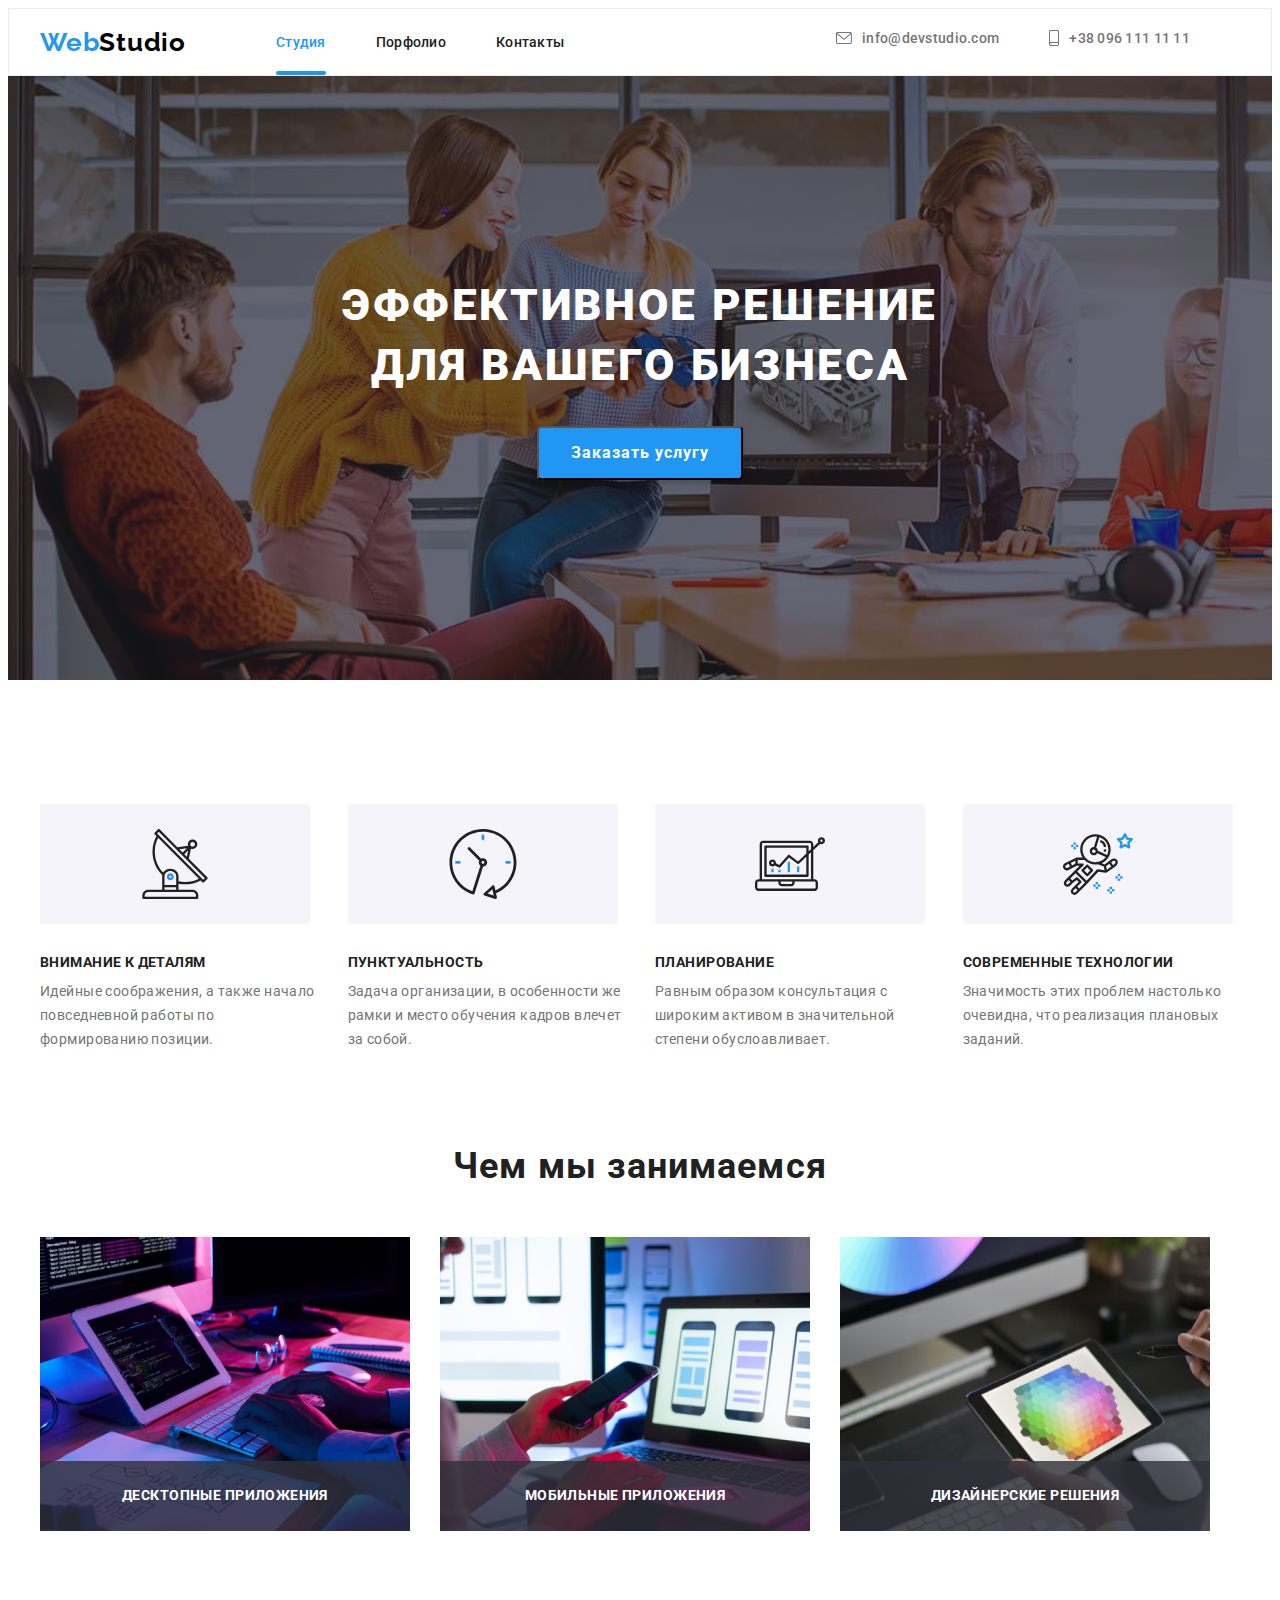
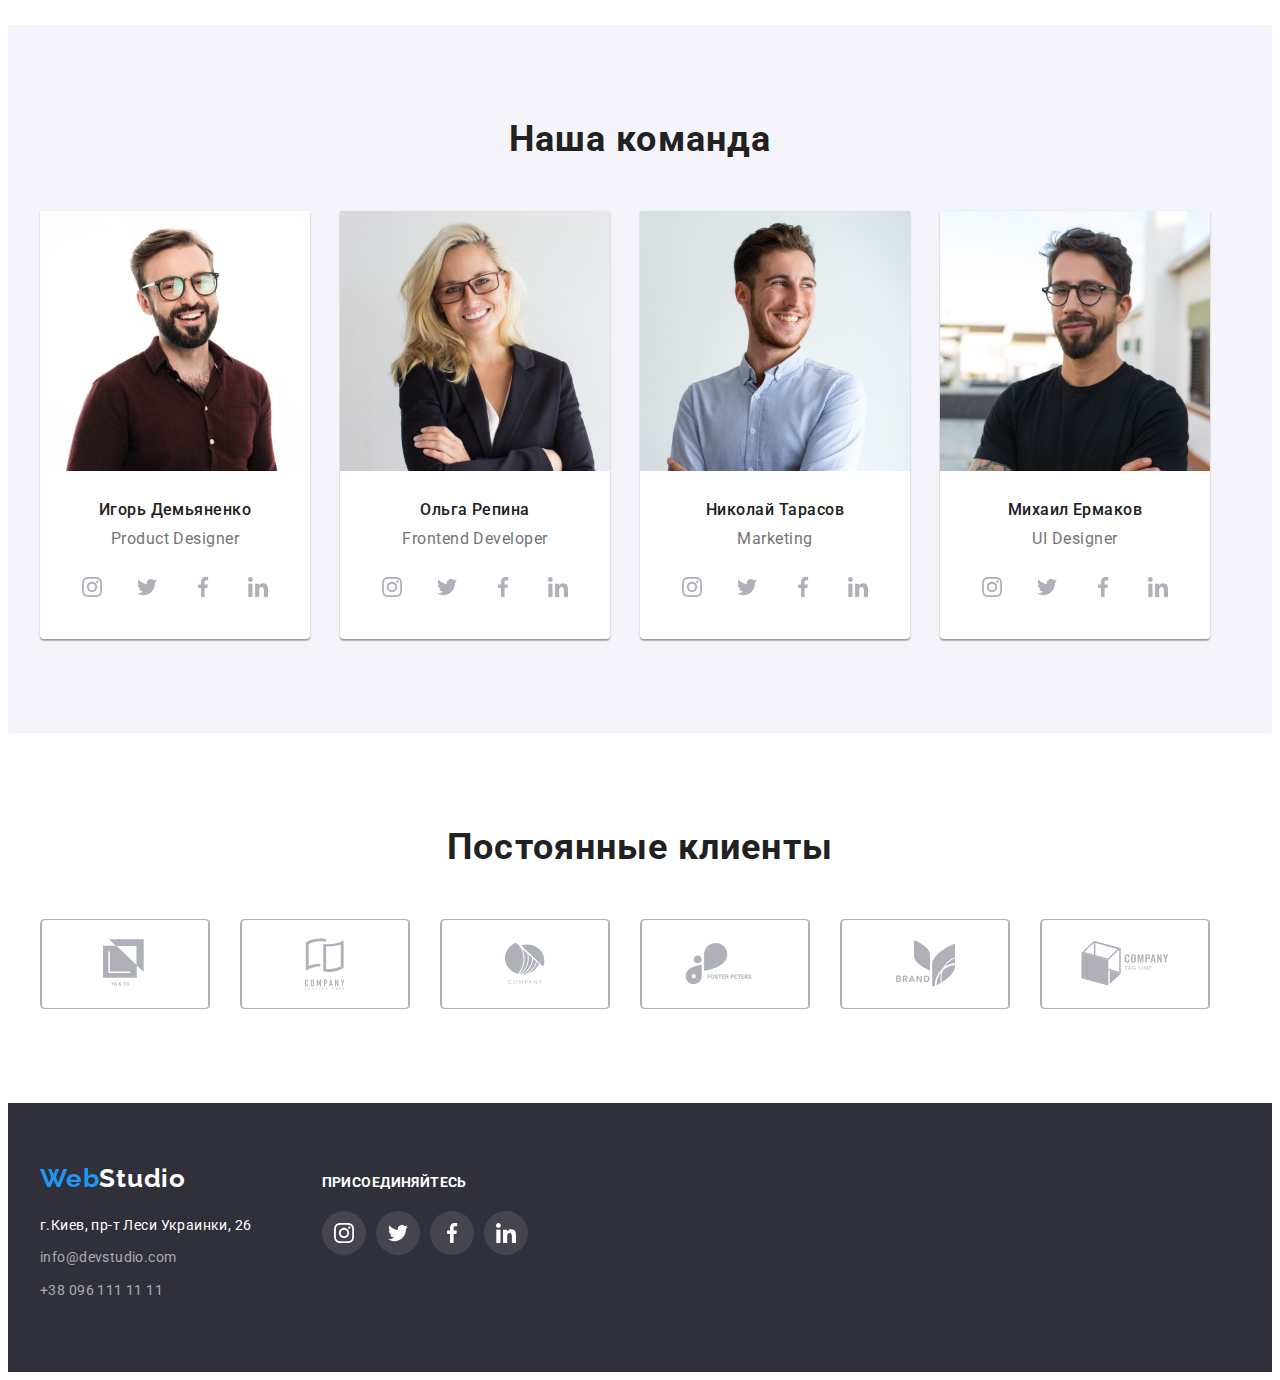
<file: index.html>
<!DOCTYPE html>

<html lang="ru">

<head>
    <meta charset="UTF-8">
    <meta http-equiv="X-UA-Compatible" content="IE=edge">
    <meta name="viewport" content="width=device-width, initial-scale=1.0">
    <title>Студия</title>
    <link rel="preconnect" href="https://fonts.gstatic.com">
    <link
        href="https://fonts.googleapis.com/css2?family=Raleway:wght@700&family=Roboto:wght@400;500;700;900&display=swap"
        rel="stylesheet">
    <link rel="stylesheet" href="https://cdnjs.cloudflare.com/ajax/libs/modern-normalize/1.0.0/modern-normalize.min.css"
        integrity="sha512-ISS7cAi1PEhQ8jnbJpJZMd29NlhNj4AWYyLOSp2CE/CsHxTCu+r+t0D2yoJudVrd0/8fTVPUVDzY5Tvli75u/g=="
        crossorigin="anonymous" />
    <link rel="stylesheet" href="./css/style.css">
</head>

<body>
    <header class="header">
        <div class="container">
            <nav class="nav">
                <a href="#" class="logo link">
                    <span class="logo-web">Web</span><span class="logo-studio-header">Studio</span>
                </a>
                <ul class="nav-list list">
                    <li class="nav-list-item">
                        <a class="nav-link link active-link" href="./index.html">Студия</a>
                    </li>
                    <li class="nav-list-item">
                        <a class="nav-link link" href="./portfolio.html">Порфолио</a>
                    </li>
                    <li class="nav-list-item">
                        <a class="nav-link link" href="#">Контакты</a>
                    </li>
                </ul>
            </nav>
            <ul class="address-list list">
                <li class="address-item">
                    <a class="address-item-header link" href="mailto:info@devstudio.com" lang="en">
                        <svg class="address-mail-img" width="16" height="12px">
                            <use href="./images/icons.svg#icon-mail"></use>
                        </svg>
                        info@devstudio.com
                    </a>
                </li>
                <li class="address-item">
                    <a class="address-item-header link" href="tel:+380961111111">
                        <svg class="address-tel-img" width="10px" height="16px">
                            <use href="./images/icons.svg#icon-smartphone"></use>
                        </svg>
                        +38 096 111 11 11
                    </a>
                </li>
            </ul>
        </div>
    </header>

    <main>
        <!--HERO-->
        <section class="hero">
            <h1 class="hero-title">Эффективное решение для вашего бизнеса</h1>
            <button class="modal-btn" type="button" data-modal-open>Заказать услугу</button>
        </section>

        <!--FEATURES-->
        <section class="features">
            <div class="container">
                <h2 class="visually-hidden">Особенности</h2>
                <ul class="features-list list">

                    <li class="features-item">
                        <div class="features-img-bg">
                            <svg class="features-img">
                                <use href="./images/icons.svg#icon-antenna"></use>
                            </svg>
                        </div>
                        <h3 class="features-title">Внимание к деталям</h3>
                        <p class="features-text">Идейные соображения, а также начало повседневной работы по
                            формированию
                            позиции.</p>
                    </li>

                    <li class="features-item">
                        <div class="features-img-bg">
                            <svg class="features-img">
                                <use href="./images/icons.svg#icon-clock"></use>
                            </svg>
                        </div>
                        <h3 class="features-title">Пунктуальность</h3>
                        <p class="features-text">Задача организации, в особенности же рамки и место обучения кадров
                            влечет
                            за собой.</p>
                    </li>

                    <li class="features-item">
                        <div class="features-img-bg">
                            <svg class="features-img">
                                <use href="./images/icons.svg#icon-diagram"></use>
                            </svg>
                        </div>
                        <h3 class="features-title">Планирование</h3>
                        <p class="features-text">Равным образом консультация с широким активом в значительной
                            степени
                            обуслоавливает.</p>
                    </li>

                    <li class="features-item">
                        <div class="features-img-bg">
                            <svg class="features-img">
                                <use href="./images/icons.svg#icon-astronaut"></use>
                            </svg>
                        </div>
                        <h3 class="features-title">Современные технологии</h3>
                        <p class="features-text">Значимость этих проблем настолько очевидна, что реализация плановых
                            заданий.</p>
                    </li>
                </ul>
            </div>
        </section>

        <!--ABOUT-->
        <section class="about">
            <div class="container">
                <h2 class="about-title">Чем мы занимаемся</h2>
                <ul class="about-list list">
                    <li class="about-item">

                        <img src="./images/about/about-img-1.jpg" alt="клавиатура" width="370" height="294">
                        <p class="about-type">Десктопные приложения</p>

                    </li>
                    <li class="about-item">
                        <div class="about-wrapper">
                            <img src="./images/about/about-img-2.jpg" alt="смартфон" width="370" height="294">
                            <p class="about-type">Мобильные приложения</p>
                        </div>
                    </li>
                    <li class="about-item">
                        <div class="about-wrapper">
                            <img src="./images/about/about-img-3.jpg" alt="планшет" width="370" height="294">
                            <p class="about-type">Дизайнерские решения</p>
                        </div>
                    </li>
                </ul>
            </div>
        </section>

        <!--OUR-TEAM-->
        <section class="team">
            <div class="container">
                <h2 class="team-title"> Наша команда</h2>
                <ul class="team-list list">

                    <li class="team-item">
                        <img src="./images/our-team/our-team-1.jpg" alt="Игорь Демьяненко" width="270" height="260">
                        <div class="team-wrapper">

                            <h3 class="team-name">Игорь Демьяненко</h3>
                            <p class="team-it">Product Designer</p>

                            <ul class="social-list list">
                                <li class="social-list-item">
                                    <a href="" class="social-list-link link">
                                        <svg class="social-list-icon">
                                            <use href="./images/icons.svg#icon-instagram2"></use>
                                        </svg>
                                    </a>
                                </li>
                                <li class="social-list-item">
                                    <a href="" class="social-list-link link">
                                        <svg class="social-list-icon">
                                            <use href="./images/icons.svg#icon-twitter1"></use>
                                        </svg>
                                    </a>
                                </li>
                                <li class="social-list-item">
                                    <a href="" class="social-list-link link">
                                        <svg class="social-list-icon">
                                            <use href="./images/icons.svg#icon-facebook1"></use>
                                        </svg>
                                    </a>
                                </li>
                                <li class="social-list-item">
                                    <a href="" class="social-list-link link">
                                        <svg class="social-list-icon">
                                            <use href="./images/icons.svg#icon-linkedin1"></use>
                                        </svg>
                                    </a>
                                </li>
                            </ul>
                        </div>
                    </li>

                    <li class="team-item">
                        <img src="./images/our-team/our-team-2.jpg" alt="Ольга Репина" width="270" height="260">
                        <div class="team-wrapper">

                            <h3 class="team-name">Ольга Репина</h3>
                            <p class="team-it">Frontend Developer</p>

                            <ul class="social-list list">
                                <li class="social-list-item">
                                    <a href="" class="social-list-link link">
                                        <svg class="social-list-icon">
                                            <use href="./images/icons.svg#icon-instagram2"></use>
                                        </svg>
                                    </a>
                                </li>
                                <li class="social-list-item">
                                    <a href="" class="social-list-link link">
                                        <svg class="social-list-icon">
                                            <use href="./images/icons.svg#icon-twitter1"></use>
                                        </svg>
                                    </a>
                                </li>
                                <li class="social-list-item">
                                    <a href="" class="social-list-link link">
                                        <svg class="social-list-icon">
                                            <use href="./images/icons.svg#icon-facebook1"></use>
                                        </svg>
                                    </a>
                                </li>
                                <li class="social-list-item">
                                    <a href="" class="social-list-link link">
                                        <svg class="social-list-icon">
                                            <use href="./images/icons.svg#icon-linkedin1"></use>
                                        </svg>
                                    </a>
                                </li>
                            </ul>
                        </div>
                    </li>

                    <li class="team-item">
                        <img src="./images/our-team/our-team-3.jpg" alt="Николай Тарасов" width="270" height="260">
                        <div class="team-wrapper">

                            <h3 class="team-name">Николай Тарасов</h3>
                            <p class="team-it">Marketing</p>

                            <ul class="social-list list">
                                <li class="social-list-item">
                                    <a href="" class="social-list-link link">
                                        <svg class="social-list-icon">
                                            <use href="./images/icons.svg#icon-instagram2"></use>
                                        </svg>
                                    </a>
                                </li>
                                <li class="social-list-item">
                                    <a href="" class="social-list-link">
                                        <svg class="social-list-icon">
                                            <use href="./images/icons.svg#icon-twitter1"></use>
                                        </svg>
                                    </a>
                                </li>
                                <li class="social-list-item">
                                    <a href="" class="social-list-link">
                                        <svg class="social-list-icon">
                                            <use href="./images/icons.svg#icon-facebook1"></use>
                                        </svg>
                                    </a>
                                </li>
                                <li class="social-list-item">
                                    <a href="" class="social-list-link">
                                        <svg class="social-list-icon">
                                            <use href="./images/icons.svg#icon-linkedin1"></use>
                                        </svg>
                                    </a>
                                </li>
                            </ul>
                        </div>
                    </li>

                    <li class="team-item">
                        <img src="./images/our-team/our-team-4.jpg" alt="Михаил Ермаков" width="270" height="260">
                        <div class="team-wrapper">

                            <h3 class="team-name">Михаил Ермаков</h3>
                            <p class="team-it">UI Designer</p>

                            <ul class="social-list list">
                                <li class="social-list-item">
                                    <a href="" class="social-list-link link">
                                        <svg class="social-list-icon">
                                            <use href="./images/icons.svg#icon-instagram2"></use>
                                        </svg>
                                    </a>
                                </li>
                                <li class="social-list-item">
                                    <a href="" class="social-list-link link">
                                        <svg class="social-list-icon">
                                            <use href="./images/icons.svg#icon-twitter1"></use>
                                        </svg>
                                    </a>
                                </li>
                                <li class="social-list-item">
                                    <a href="" class="social-list-link link">
                                        <svg class="social-list-icon">
                                            <use href="./images/icons.svg#icon-facebook1"></use>
                                        </svg>
                                    </a>
                                </li>
                                <li class="social-list-item">
                                    <a href="" class="social-list-link link">
                                        <svg class="social-list-icon">
                                            <use href="./images/icons.svg#icon-linkedin1"></use>
                                        </svg>
                                    </a>
                                </li>
                            </ul>
                        </div>
                    </li>
                </ul>
            </div>
        </section>

        <!--CLIENT-->
        <section class="client">
            <div class="container">
                <h2 class="client-title">Постоянные клиенты</h2>
                <ul class="client-list list">

                    <li class="client-item">
                        <a class="client-link link" href="#">
                            <svg class="client-icon" width="45" height="50">
                                <use href="./images/icons.svg#icon-logo1"></use>
                            </svg>
                        </a>
                    </li>


                    <li class="client-item">
                        <a class="client-link link" href="">
                            <svg class="client-icon" width="40" height="52">
                                <use href="./images/icons.svg#icon-logo2"></use>
                            </svg>
                        </a>
                    </li>

                    <li class="client-item">
                        <a class="client-link link" href="">
                            <svg class="client-icon" width="40" height="43">
                                <use href="./images/icons.svg#icon-logo3"></use>
                            </svg>
                        </a>
                    </li>

                    <li class="client-item">
                        <a class="client-link linkr" href="">
                            <svg class="client-icon" width="80" height="42">
                                <use href="./images/icons.svg#icon-logo4"></use>
                            </svg>
                        </a>
                    </li>

                    <li class="client-item">
                        <a class="client-link link" href="">
                            <svg class="client-icon" width="59" height="47">
                                <use href="./images/icons.svg#icon-logo5"></use>
                            </svg>
                        </a>
                    </li>

                    <li class="client-item">
                        <a class="client-link link" href="">
                            <svg class="client-icon" width="88" height="45">
                                <use href="./images/icons.svg#icon-logo6"></use>
                            </svg>
                        </a>
                    </li>

                </ul>
            </div>
        </section>

    </main>

    <footer class="footer">
        <div class="container">
            <div class="footer-wrapper">
                <a href="#" class="logo-footer link">
                    <span class="logo-web">Web</span><span class="logo-studio-footer">Studio</span>
                </a>
                <!--CONTACT INFORMATION-->
                <address class="address">
                    <ul class="address-footer-list list">
                        <li class="address-item">
                            <a class="address-link link" href="https://goo.gl/maps/dwvxSEG967mqyH358" target="_blank"
                                rel="noopener noreferrer">г.Киев, пр-т Леси Украинки, 26</a>
                        </li>
                        <li class="address-item">
                            <a class="contact-footer link" href="mailto:info@devstudio.com"
                                lang="en">info@devstudio.com</a>
                        </li>
                        <li class="address-item">
                            <a class="contact-footer link" href="tel:+380961111111">+38 096 111 11 11</a>
                        </li>
                    </ul>
                </address>
            </div>

            <div class="join">
                <p class="footer-title">Присоединяйтесь</p>
                <ul class="social-list-footer list">
                    <li class="social-list-item">
                        <a href="" class="social-list-link-footer link">
                            <svg class="social-list-icon-footer">
                                <use href="./images/icons.svg#icon-instagram2"></use>
                            </svg>
                        </a>
                    </li>
                    <li class="social-list-item">
                        <a href="" class="social-list-link-footer link">
                            <svg class="social-list-icon-footer">
                                <use href="./images/icons.svg#icon-twitter1"></use>
                            </svg>
                        </a>
                    </li>
                    <li class="social-list-item">
                        <a href="" class="social-list-link-footer link">
                            <svg class="social-list-icon-footer">
                                <use href="./images/icons.svg#icon-facebook1"></use>
                            </svg>
                        </a>
                    </li>
                    <li class="social-list-item">
                        <a href="" class="social-list-link-footer link">
                            <svg class="social-list-icon-footer">
                                <use href="./images/icons.svg#icon-linkedin1"></use>
                            </svg>
                        </a>
                    </li>
                </ul>
            </div>

        </div>
    </footer>

    <div class="backdrop is-hidden" data-modal>
        <div class="modal">
            <button class="modal-close-btn" type="button" data-modal-close>
                <svg class="close-icon" width="18" height="18">
                    <use href="./images/icons.svg#icon-close-black"></use>
                </svg>
            </button>
        </div>
    </div>

    <script src="./js/modal.js"></script>

</body>

</html>
</file>
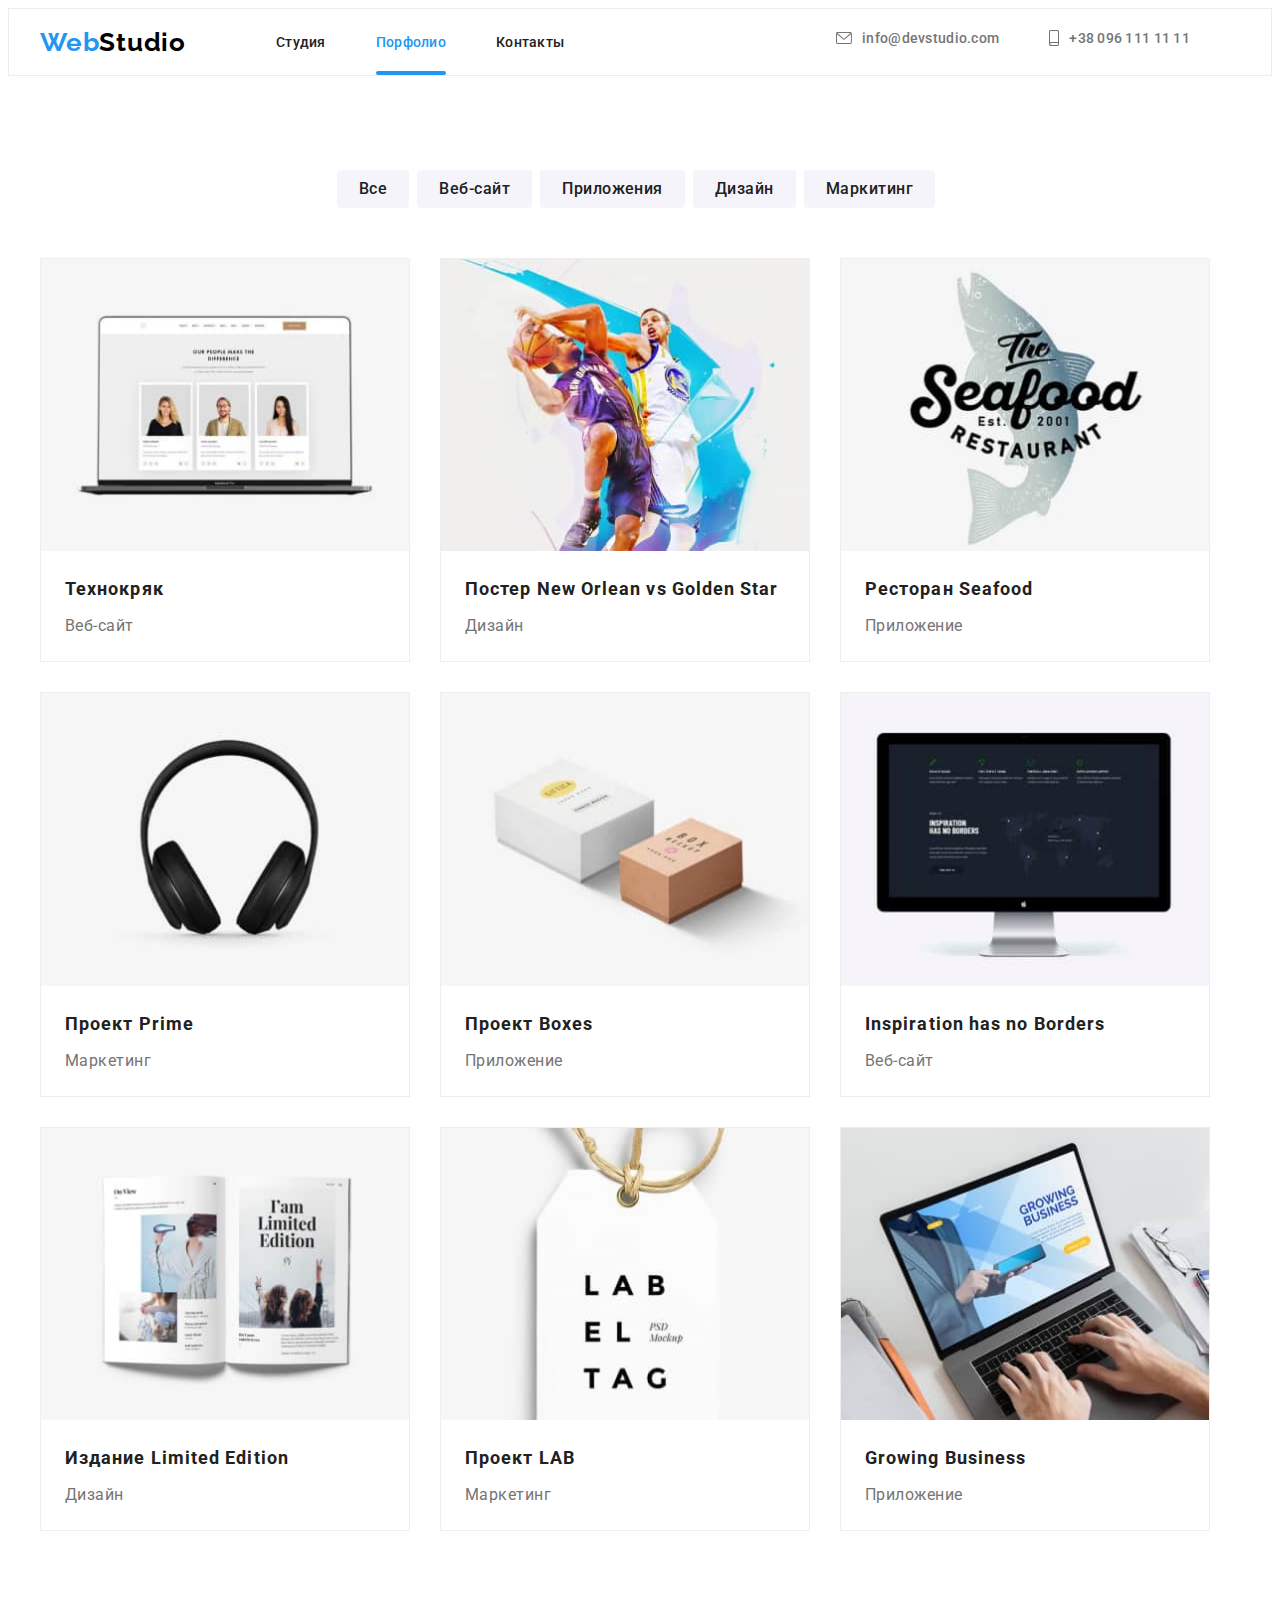
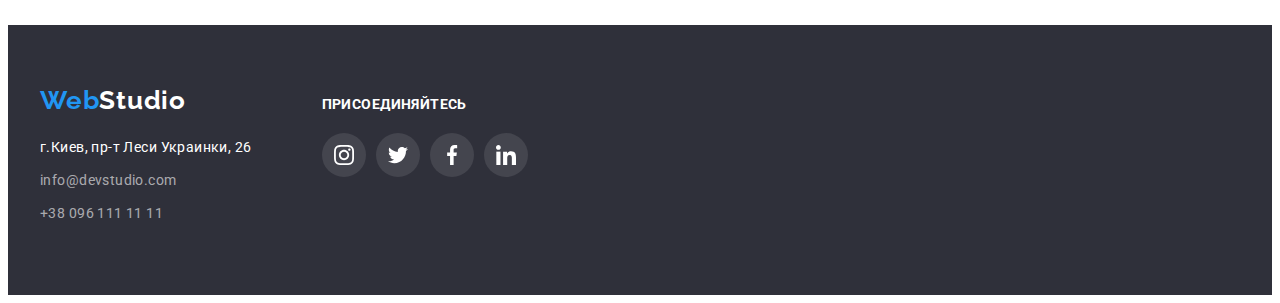
<file: portfolio.html>
<!DOCTYPE html>
<html lang="ru">

<head>
    <meta charset="UTF-8">
    <meta http-equiv="X-UA-Compatible" content="IE=edge">
    <meta name="viewport" content="width=device-width, initial-scale=1.0">
    <title>Портфолио</title>
    <link
        href="https://fonts.googleapis.com/css2?family=Raleway:wght@700&family=Roboto:wght@400;500;700;900&display=swap"
        rel="stylesheet">
    <link rel="stylesheet" href="https://cdnjs.cloudflare.com/ajax/libs/modern-normalize/1.0.0/modern-normalize.min.css"
        integrity="sha512-ISS7cAi1PEhQ8jnbJpJZMd29NlhNj4AWYyLOSp2CE/CsHxTCu+r+t0D2yoJudVrd0/8fTVPUVDzY5Tvli75u/g=="
        crossorigin="anonymous" />
    <link rel="stylesheet" href="./css/style.css">
</head>

<body>
    <header class="header">
        <div class="container">
            <nav class="nav">
                <a href="#" class="logo link">
                    <span class="logo-web">Web</span><span class="logo-studio-header">Studio</span>
                </a>
                <ul class="nav-list list">
                    <li class="nav-list-item">
                        <a class="nav-link link" href="./index.html">Студия</a>
                    </li>
                    <li class="nav-list-item">
                        <a class="nav-link link active-link" href="./portfolio.html">Порфолио</a>
                    </li>
                    <li class="nav-list-item">
                        <a class="nav-link link" href="#">Контакты</a>
                    </li>
                </ul>
            </nav>
            <ul class="address-list list">
                <li class="address-item">
                    <a class="address-item-header link" href="mailto:info@devstudio.com" lang="en">
                        <svg class="address-mail-img">
                            <use href="./images/icons.svg#icon-mail"></use>
                        </svg>
                        info@devstudio.com
                    </a>
                </li>
                <li class="address-item">
                    <a class="address-item-header link" href="tel:+380961111111">
                        <svg class="address-tel-img">
                            <use href="./images/icons.svg#icon-smartphone"></use>
                        </svg>
                        +38 096 111 11 11
                    </a>
                </li>
            </ul>
        </div>
    </header>


    <main>
        <section class="projects">
            <div class="container">
                <!--FILTERS-->
                <ul class="filters-list list">
                    <a class="filters-link link">
                        <li class="filters-list-item">
                            <button class="modal-btn-portfolio" type="button">Все</button>
                        </li>
                    </a>

                    <a class="filters-link link">
                        <li class="filters-list-item">
                            <button class="modal-btn-portfolio" type="button">Веб-сайт</button>
                        </li>
                    </a>

                    <a class="filters-link link">
                        <li class="filters-list-item">
                            <button class="modal-btn-portfolio" type="button">Приложения</button>
                        </li>
                    </a>

                    <a class="filters-link link">
                        <li class="filters-list-item">
                            <button class="modal-btn-portfolio" type="button">Дизайн</button>
                        </li>
                    </a>

                    <a class="filters-link link">
                        <li class="filters-list-item">
                            <button class="modal-btn-portfolio" type="button">Маркитинг</button>
                        </li>
                    </a>
                </ul>

                <!--PROJECTS-->
                <h1 class="visually-hidden">Projects</h1>
                <ul class="projects-list list">

                    <li class="projects-list-item">
                        <a class="projects-link link" href="#">
                            <div class="projects-content-wrapper">
                                <img class="projects-image" src="./images/portfolio/1.jpg" alt="ноутбук" width="370"
                                    height="294">
                                <p class="overlay">
                                    Технокряк это современная площадка распространения коронавируса. Компании используют
                                    эту платформу для цифрового
                                    шпионажа и атак на защищённые сервера конкурентов.
                                </p>
                            </div>
                            <div class="projects-wrapper">
                                <h2 class="projects-name">Технокряк</h2>
                                <p class="projects-it">Веб-сайт</p>
                            </div>
                        </a>
                    </li>

                    <li class="projects-list-item">
                        <a class="projects-link link" href="#">
                            <div class="projects-content-wrapper">
                                <img class="projects-image" src="./images/portfolio/2.jpg" alt="баскетбол" width="370"
                                    height="294">
                                <p class="overlay">
                                    Технокряк это современная площадка распространения коронавируса. Компании используют
                                    эту платформу для цифрового
                                    шпионажа и атак на защищённые сервера конкурентов.
                                </p>
                            </div>
                            <div class="projects-wrapper">
                                <h2 class="projects-name">Постер New Orlean vs Golden Star</h2>
                                <p class="projects-it">Дизайн</p>
                            </div>
                        </a>
                    </li>

                    <li class="projects-list-item">
                        <a class="projects-link link" href="#">
                            <div class="projects-content-wrapper">
                                <img class="projects-image" src="./images/portfolio/3.jpg" alt="лого" width="370"
                                    height="294">
                                <p class="overlay">
                                    Технокряк это современная площадка распространения коронавируса. Компании используют
                                    эту платформу для цифрового
                                    шпионажа и атак на защищённые сервера конкурентов.
                                </p>
                            </div>
                            <div class="projects-wrapper">
                                <h2 class="projects-name">Ресторан Seafood</h2>
                                <p class="projects-it">Приложение</p>
                            </div>
                        </a>
                    </li>

                    <li class="projects-list-item">
                        <a class="projects-link link" href="#">
                            <div class="projects-content-wrapper">
                                <img class="projects-image" src="./images/portfolio/4.jpg" alt="наушники" width="370"
                                    height="294">
                                <p class="overlay">
                                    Технокряк это современная площадка распространения коронавируса. Компании используют
                                    эту платформу для цифрового
                                    шпионажа и атак на защищённые сервера конкурентов.
                                </p>
                            </div>
                            <div class="projects-wrapper">
                                <h2 class="projects-name">Проект Prime</h2>
                                <p class="projects-it">Маркетинг</p>
                            </div>
                        </a>
                    </li>

                    <li class="projects-list-item">
                        <a class="projects-link link" href="#">
                            <div class="projects-content-wrapper">
                                <img class="projects-image" src="./images/portfolio/5.jpg" alt="коробка" width="370"
                                    height="294">
                                <p class="overlay">
                                    Технокряк это современная площадка распространения коронавируса. Компании используют
                                    эту платформу для цифрового
                                    шпионажа и атак на защищённые сервера конкурентов.
                                </p>
                            </div>
                            <div class="projects-wrapper">
                                <h2 class="projects-name">Проект Boxes</h2>
                                <p class="projects-it">Приложение</p>
                            </div>
                        </a>
                    </li>

                    <li class="projects-list-item">
                        <a class="projects-link link" href="#">
                            <div class="projects-content-wrapper">
                                <img class="projects-image" src="./images/portfolio/6.jpg" alt="монитор" width="370"
                                    height="294">
                                <p class="overlay">
                                    Технокряк это современная площадка распространения коронавируса. Компании используют
                                    эту платформу для цифрового
                                    шпионажа и атак на защищённые сервера конкурентов.
                                </p>
                            </div>
                            <div class="projects-wrapper">
                                <h2 class="projects-name">Inspiration has no Borders</h2>
                                <p class="projects-it">Веб-сайт</p>
                            </div>
                        </a>
                    </li>

                    <li class="projects-list-item">
                        <a class="projects-link link" href="#">
                            <div class="projects-content-wrapper">
                                <img class="projects-image" src="./images/portfolio/7.jpg" alt="книга" width="370"
                                    height="294">
                                <p class="overlay">
                                    Технокряк это современная площадка распространения коронавируса. Компании используют
                                    эту платформу для цифрового
                                    шпионажа и атак на защищённые сервера конкурентов.
                                </p>
                            </div>
                            <div class="projects-wrapper">
                                <h2 class="projects-name">Издание Limited Edition</h2>
                                <p class="projects-it">Дизайн</p>
                            </div>
                        </a>
                    </li>

                    <li class="projects-list-item">
                        <a class="projects-link link" href="#">
                            <div class="projects-content-wrapper">
                                <img class="projects-image" src="./images/portfolio/8.jpg" alt="лейба" width="370"
                                    height="294">
                                <p class="overlay">
                                    Технокряк это современная площадка распространения коронавируса. Компании используют
                                    эту платформу для цифрового
                                    шпионажа и атак на защищённые сервера конкурентов.
                                </p>
                            </div>
                            <div class="projects-wrapper">
                                <h2 class="projects-name">Проект LAB</h2>
                                <p class="projects-it">Маркетинг</p>
                            </div>
                        </a>
                    </li>

                    <li class="projects-list-item">
                        <a class="projects-link link" href="#">
                            <div class="projects-content-wrapper">
                                <img class="projects-image" src="./images/portfolio/9.jpg" alt="ноут" width="370"
                                    height="294">
                                <p class="overlay">
                                    Технокряк это современная площадка распространения коронавируса. Компании используют
                                    эту платформу для цифрового
                                    шпионажа и атак на защищённые сервера конкурентов.
                                </p>
                            </div>
                            <div class="projects-wrapper">
                                <h2 class="projects-name">Growing Business</h2>
                                <p class="projects-it">Приложение</p>
                            </div>
                        </a>
                    </li>

                </ul>
            </div>
        </section>
    </main>

    <footer class="footer">
        <div class="container">
            <div class="footer-wrapper">
                <a href="#" class="logo-footer link">
                    <span class="logo-web">Web</span><span class="logo-studio-footer">Studio</span>
                </a>
                <!--CONTACT INFORMATION-->
                <address class="address">
                    <ul class="address-footer-list list">
                        <li class="address-item">
                            <a class="address-link link" href="https://goo.gl/maps/dwvxSEG967mqyH358" target="_blank"
                                rel="noopener noreferrer">г.Киев, пр-т Леси Украинки, 26</a>
                        </li>
                        <li class="address-item">
                            <a class="contact-footer link" href="mailto:info@devstudio.com"
                                lang="en">info@devstudio.com</a>
                        </li>
                        <li class="address-item">
                            <a class="contact-footer link" href="tel:+380961111111">+38 096 111 11 11</a>
                        </li>
                    </ul>
                </address>
            </div>

            <div class="join">
                <p class="footer-title">Присоединяйтесь</p>
                <ul class="social-list-footer list">
                    <li class="social-list-item">
                        <a href="" class="social-list-link-footer link">
                            <svg class="social-list-icon-footer">
                                <use href="./images/icons.svg#icon-instagram2"></use>
                            </svg>
                        </a>
                    </li>
                    <li class="social-list-item">
                        <a href="" class="social-list-link-footer link">
                            <svg class="social-list-icon-footer">
                                <use href="./images/icons.svg#icon-twitter1"></use>
                            </svg>
                        </a>
                    </li>
                    <li class="social-list-item">
                        <a href="" class="social-list-link-footer link">
                            <svg class="social-list-icon-footer">
                                <use href="./images/icons.svg#icon-facebook1"></use>
                            </svg>
                        </a>
                    </li>
                    <li class="social-list-item">
                        <a href="" class="social-list-link-footer link">
                            <svg class="social-list-icon-footer">
                                <use href="./images/icons.svg#icon-linkedin1"></use>
                            </svg>
                        </a>
                    </li>
                </ul>
            </div>

            </address>
        </div>
    </footer>
</body>

</html>
</file>
<file: css/style.css>
:root {
  --main-font: "Roboto", sans-serif;
  --secondary-font: "Raleway", sans-serif;
  --accent-color: #212121;
  --secondary-color: #757575;
  --active-color: #2196f3;
  --section-p: 94px;
}

body {
  font-family: var(--main-font);
}

h1,
h2,
h3,
h4,
h5,
h6,
p {
  margin: 0;
}

ul,
li {
  margin: 0;
  padding: 0;
}

img,
a,
button {
  display: block;
}

.visually-hidden {
  position: absolute !important;
  clip: rect(1px 1px 1px 1px); /* IE6, IE7 */
  clip: rect(1px, 1px, 1px, 1px);
  padding: 0 !important;
  border: 0 !important;
  height: 1px !important;
  width: 1px !important;
  overflow: hidden;
}

.link {
  text-decoration: none;
}

.list {
  list-style: none;
}

.address {
  font-style: normal;
}

/* ================================= HEADER ======= */

.container {
  width: 1200px;
  margin: 0 auto;
  padding-left: 15px;
  padding-right: 15px;

  margin-left: auto;
  margin-right: auto;
}

.header {
  display: flex;
  align-items: center;
}

.header .container {
  display: flex;
  align-items: center;
}

/* nav */

.nav {
  display: flex;
  align-items: center;
}

.nav-list {
  font-family: var(--main-font);
  font-weight: 500;
  font-size: 14px;
  line-height: 1.14;
  letter-spacing: 0.02em;

  display: flex;
  align-items: center;

  color: var(--accent-color);
}

.nav-list-item:not(:last-child) {
  margin-right: 50px;
}

.nav-link {
  position: relative;
  font-family: var(--main-font);
  font-weight: 500;
  font-size: 14px;
  line-height: 1.15;
  letter-spacing: 0.02em;
  padding-top: 25px;
  padding-bottom: 25px;

  color: var(--accent-color);

  display: block;

  transition: color cubic-bezier(0.4, 0, 0.2, 1) 250ms;
}

.nav-link:hover,
.nav-link:focus {
  color: var(--active-color);
  transition: color cubic-bezier(0.4, 0, 0.2, 1) 250ms;
}

.active-link {
  color: var(--active-color);
}

.active-link::after {
  position: absolute;
  content: "";
  display: block;
  width: 100%;
  height: 4px;
  background-color: var(--active-color);
  border-radius: 2px;
  left: 0;
  bottom: 0;
}

.address-list {
  display: flex;
  margin-left: auto;
  align-items: center;
}

.address-mail,
.address-tel {
  display: flex;
  align-items: center;
  transition: color cubic-bezier(0.4, 0, 0.2, 1) 250ms;
}

.address-tel-img {
  width: 10px;
  height: 16px;
  margin-right: 10px;
}

.address-item {
  display: flex;
  align-items: center;
  margin-bottom: 9px;
  fill: var(--secondary-color);
}

.address-mail-img {
  width: 16px;
  height: 12px;
  margin-right: 10px;
}

.address-item-header:hover,
.address-item-header:focus {
  color: var(--active-color);
  fill: var(--active-color);
  transition: color cubic-bezier(0.4, 0, 0.2, 1) 250ms;
}

.address-list:not(:last-child) {
  margin-right: 50px;
  display: flex;
  margin-left: auto;
}

.address-item-header {
  font-family: var(--main-font);
  font-weight: 500;
  font-size: 14px;
  line-height: 1.15;
  letter-spacing: 0.02em;

  margin-right: 50px;

  color: var(--secondary-color);

  display: flex;
  align-items: center;

  transition: color cubic-bezier(0.4, 0, 0.2, 1) 250ms;
}

/* logo */

.logo {
  font-family: var(--secondary-font);
  font-weight: bold;
  font-size: 26px;
  line-height: 1.19;
  letter-spacing: 0.03em;

  margin-right: 90px;

  color: #000000;
}

.logo-web {
  color: var(--active-color);
}

.logo-studio-header {
  color: #000000;
}

/* ====================================END HEADER==================== */

/* ====================================FOOTER========= */
.footer {
  background: #2f303a;
  padding-top: 60px;
  padding-bottom: 60px;

  display: block;
}

.footer-wrapper {
  display: block;
}

.footer-wrapper:not(:last-child) {
  margin-right: 70px;
}

.footer .container {
  width: 1200px;
  margin: 0 auto;
  padding-left: 15px;
  padding-right: 15px;
  display: flex;
  align-items: baseline;
}

.social-list-footer {
  display: flex;
  align-items: center;
  justify-content: space-between;
  margin-top: 20px;
}

.logo-footer {
  font-family: var(--secondary-font);
  font-weight: bold;
  font-size: 26px;
  line-height: 1.19;
  letter-spacing: 0.03em;

  margin-bottom: 20px;
}

.social-list-icon-footer {
  fill: #ffffff;
  width: 20px;
  height: 20px;

  transition: color cubic-bezier(0.4, 0, 0.2, 1) 250ms;
}

.social-list-link-footer {
  display: flex;
  justify-content: center;
  align-items: center;
  width: 44px;
  height: 44px;
  border-radius: 50%;

  background: rgba(255, 255, 255, 0.1);

  transition: color cubic-bezier(0.4, 0, 0.2, 1) 250ms;
}

.social-list-link-footer:hover,
.social-list-link-footer:focus {
  background: var(--active-color);
  box-shadow: 0px 4px 4px rgba(0, 0, 0, 0.25);
}

.address-link {
  font-family: var(--main-font);
  font-weight: normal;
  font-size: 14px;
  line-height: 1.71;
  letter-spacing: 0.03em;

  color: #ffffff;
}

.contact-footer {
  font-family: var(--main-font);
  font-weight: normal;
  font-size: 14px;
  line-height: 1.71;
  letter-spacing: 0.03em;

  color: rgba(255, 255, 255, 0.6);

  transition: color cubic-bezier(0.4, 0, 0.2, 1) 250ms;
}

.contact-footer:hover,
.contact-footer:focus {
  color: var(--active-color);
  transition: color cubic-bezier(0.4, 0, 0.2, 1) 250ms;
}

.logo-studio-footer {
  color: #ffffff;
}

.footer-title {
  font-family: var(--main-font);
  font-weight: bold;
  font-size: 14px;
  line-height: 1.14;
  letter-spacing: 0.03em;
  text-transform: uppercase;

  color: #ffffff;

  margin-bottom: 20px;
}

.join {
  width: 206px;
  height: 80px;
  margin-right: 70px;
}

.input-footer {
  width: 360px;
  height: 50px;
  border: 1px solid rgba(255, 255, 255, 0.3);
  filter: drop-shadow(0px 4px 4px rgba(0, 0, 0, 0.15));
  border-radius: 4px;
  background: #2f303a;

  margin-right: 12px;
  padding-left: 16px;
}

.form-footer {
  display: flex;
}

.subscribe-btn {
  display: block;
  width: 200px;
  height: 50px;

  background: #2196f3;
  box-shadow: 0px 4px 4px rgba(0, 0, 0, 0.15);
  border-radius: 4px;

  font-family: var(--main-font);
  font-weight: bold;
  font-size: 16px;
  line-height: 1.87;

  display: flex;
  align-items: center;
  text-align: center;
  letter-spacing: 0.06em;

  color: #ffffff;
}

.subscribe-btn {
  padding-left: 29px;
}

.icon-send {
  margin-left: 10px;
}
/* ====================================END FOOTER==================== */

/* ======================STUDIO================ */
/*========== HERO =========*/
.hero {
  max-width: 1600px;
  background-color: #c4c4c4;
  padding: 200px 0;

  background-image: linear-gradient(
      rgba(47, 48, 58, 0.4),
      rgba(47, 48, 58, 0.4)
    ),
    url(../images/bg-img.jpg);
  background-repeat: no-repeat;
  background-size: cover;
}

.hero-title {
  font-family: var(--main-font);
  font-weight: 900;
  font-size: 44px;
  line-height: 1.36;
  letter-spacing: 0.06em;
  text-align: center;
  text-transform: uppercase;
  color: #ffffff;

  max-width: 696px;
  margin: 0 auto;
  margin-bottom: 30px;
}

.modal-btn {
  font-family: var(--main-font);
  font-weight: bold;
  font-size: 16px;
  line-height: 1.87;
  letter-spacing: 0.06em;
  cursor: pointer;
  background: var(--active-color);
  color: #ffffff;
  box-shadow: 0px 4px 4px rgba(0, 0, 0, 0.15);
  border-radius: 4px;

  min-width: 200px;

  display: block;
  padding: 10px 32px;
  margin: auto;

  outline: none;

  transition: color cubic-bezier(0.4, 0, 0.2, 1) 250ms;
}

.modal-btn:hover,
.modal-btn:focus {
  background: #188ce8;
  color: #ffffff;
  box-shadow: 0px 4px 4px rgba(0, 0, 0, 0.15);
  border-radius: 4px;

  outline: none;

  transition: color cubic-bezier(0.4, 0, 0.2, 1) 250ms;
}
/* ======================== END HERO==================*/

/*===================== FEATURES ===========*/
.features {
  display: flex;
  align-items: center;
  padding-top: var(--section-p);
}

.features-list {
  display: flex;
  align-items: center;
  margin-left: -30px;
}

.features-item:not(last-child) {
  flex-basis: calc(100% / 4);
  margin-left: 30px;
  margin-top: 30px;
}

.features-img {
  width: 70px;
  height: 70px;
}

.features-img-bg {
  width: 270px;
  height: 120px;
  background-size: 270px 120px;
  background: #f5f4fa;
  border-radius: 4px;
  margin-bottom: 30px;
  display: flex;
  align-items: center;
  justify-content: center;
}

.features-title {
  font-family: var(--main-font);
  font-weight: bold;
  font-size: 14px;
  line-height: 1.15;
  letter-spacing: 0.03em;
  text-transform: uppercase;

  padding-bottom: 10px;

  color: var(--accent-color);
}

.features-text {
  font-family: var(--main-font);
  font-weight: normal;
  font-size: 14px;
  line-height: 1.71;
  letter-spacing: 0.03em;

  color: var(--secondary-color);
}

.features-wrapper {
  padding: 30px;
}

/*============================= ABOUT===========*/
.about {
  display: flex;
  align-items: center;
  padding-top: var(--section-p);
  padding-bottom: var(--section-p);
}

.about-title {
  font-family: var(--main-font);
  font-weight: bold;
  font-size: 36px;
  line-height: 1.16;
  text-align: center;
  letter-spacing: 0.03em;

  color: var(--accent-color);
}

.about-list {
  display: flex;
  align-items: center;
  margin-left: -30px;
}

.about-item:not(last-child) {
  flex-basis: calc(100% / 3 -30px);
  margin-left: 30px;
  margin-top: 50px;
}

.about-item {
  position: relative;
  /* padding: 30px; */
}

.about-type {
  position: absolute;
  font-family: var(--main-font);
  font-weight: bold;
  font-size: 14px;
  line-height: 1.14;
  text-align: center;
  letter-spacing: 0.03em;
  text-transform: uppercase;

  left: 0;
  bottom: 0;
  background: rgba(47, 48, 58, 0.8);
  color: #ffffff;

  padding-top: 27px;
  padding-bottom: 27px;
  padding-left: auto;
  width: 100%;
}

/*================== OUR-TEAM ===========*/

.team {
  background: #f5f4fa;
  padding: 94px 0;
}

.team-title {
  font-family: var(--main-font);
  font-weight: bold;
  font-size: 36px;
  line-height: 1.16;
  text-align: center;
  letter-spacing: 0.03em;
  margin-bottom: 50px;

  color: var(--accent-color);
}

.team-list {
  margin-top: 50px;
  display: flex;
  margin-left: -30px;
  margin-top: -30px;
  flex-wrap: wrap;
}

.team-item:not(last-child) {
  flex-basis: calc(100% / 4-30px);
  margin-left: 30px;
  margin-top: 30px;

  background: #ffffff;
  box-shadow: 0px 1px 3px rgba(0, 0, 0, 0.12), 0px 1px 1px rgba(0, 0, 0, 0.14),
    0px 2px 1px rgba(0, 0, 0, 0.2);
  border-radius: 0px 0px 4px 4px;
}

.team-wrapper {
  padding: 30px;
}

.team-name {
  font-family: var(--main-font);
  font-weight: 500;
  font-size: 16px;
  line-height: 1.18;
  text-align: center;
  letter-spacing: 0.03em;

  color: var(--accent-color);
}

.team-it {
  font-family: var(--main-font);
  font-weight: normal;
  font-size: 16px;
  line-height: 1.18;
  text-align: center;
  letter-spacing: 0.03em;
  padding-top: 10px;
  margin-bottom: 16px;

  color: var(--secondary-color);
}

.social-list {
  display: flex;
  align-items: center;
  justify-content: space-between;
}

.social-list-link {
  display: flex;
  justify-content: center;
  align-items: center;
  width: 44px;
  height: 44px;
  border-radius: 50%;
  background-color: #ffffff;

  transition: color cubic-bezier(0.4, 0, 0.2, 1) 250ms;
}

.social-list-link:hover,
.social-list-link:focus {
  background: var(--active-color);
  box-shadow: 0px 4px 4px rgba(0, 0, 0, 0.25);
  transition: color cubic-bezier(0.4, 0, 0.2, 1) 250ms;
}

.social-list-link:hover .social-list-icon,
.social-list-link:focus .social-list-icon {
  fill: #ffffff;
  transition: color cubic-bezier(0.4, 0, 0.2, 1) 250ms;
}

.social-list-icon {
  fill: #afb1b8;
  width: 20px;
  height: 20px;

  transition: color cubic-bezier(0.4, 0, 0.2, 1) 250ms;
}
/* ===============END OUR TEAM============ */

/* =========================CLIENT============== */

.client {
  padding: 94px 0;
}

.client-title {
  font-family: var(--main-font);
  font-weight: bold;
  font-size: 36px;
  line-height: 1.16;
  text-align: center;
  letter-spacing: 0.03em;
  margin-bottom: 50px;

  color: var(--accent-color);
}

.client-list {
  margin-top: 50px;
  display: flex;
  margin-left: -30px;
  margin-top: -30px;
  flex-wrap: wrap;
}

.client-link {
  display: inline-flex;
  justify-content: center;
  align-items: center;
  width: 100%;
  height: 90px;
  border: 1px solid #afb1b8;
  box-sizing: border-box;
  border-radius: 4px;

  transition: color cubic-bezier(0.4, 0, 0.2, 1) 250ms;
}

.client-item {
  width: 170px;
  height: 90px;
  display: flex;
  align-items: center;
  justify-content: center;

  border: 1px solid #afb1b8;
  box-sizing: border-box;
  border-radius: 4px;

  fill: #afb1b8;
}

.client-item:not(last-child) {
  flex-basis: calc(100% / 6-30px);
  margin-left: 30px;
  margin-top: 30px;
}

.client-icon {
  fill: #afb1b8;
}

.client-link:focus,
.client-link:hover {
  border: 1px solid var(--active-color);
  transition: color cubic-bezier(0.4, 0, 0.2, 1) 250ms;
}

.client-link:focus .client-icon,
.client-link:hover .client-icon {
  fill: var(--active-color);
  transition: color cubic-bezier(0.4, 0, 0.2, 1) 250ms;
}

/* ===============END CLIENT================ */
/*======================== PORTFOLIO ====================*/
/*========== FILTERS ==========*/

.header {
  border: 1px solid #ececec;
}

.projects {
  padding: 94px 0;
}

.filters .container {
  display: flex;
  align-items: center;
}

.filters-list {
  display: flex;
  justify-content: center;
  padding-bottom: 50px;
}

.filters-list-item {
  margin-right: 8px;
  border-radius: 4px;

  transition: color cubic-bezier(0.4, 0, 0.2, 1) 250ms;
}

.filters-list-item:focus,
.filters-list-item:hover {
  color: var(--active-color);
  box-shadow: 0px 3px 1px rgba(0, 0, 0, 0.1), 0px 1px 2px rgba(0, 0, 0, 0.08),
    0px 2px 2px rgba(0, 0, 0, 0.12);
  transition: color cubic-bezier(0.4, 0, 0.2, 1) 250ms;
}

.modal-btn-portfolio {
  font-family: var(--main-font);
  font-weight: 500;
  font-size: 16px;
  line-height: 1.62;
  letter-spacing: 0.03em;
  text-align: center;
  cursor: pointer;

  background: #f5f4fa;
  border-radius: 4px;
  outline: none;
  border: none;
  color: #212121;

  padding: 6px 22px;

  transition: color cubic-bezier(0.4, 0, 0.2, 1) 250ms;
}

.modal-btn-portfolio:hover,
.modal-btn-portfolio:focus {
  background: #188ce8;
  color: #ffffff;
  outline: none;
  box-shadow: 0px 3px 1px rgba(0, 0, 0, 0.1), 0px 1px 2px rgba(0, 0, 0, 0.08),
    0px 2px 2px rgba(0, 0, 0, 0.12);
  transition: color cubic-bezier(0.4, 0, 0.2, 1) 250ms;
}

/* ==================== PROJECTS ========== */

.projects .container {
  margin-left: auto;
  margin-right: auto;
}

.projects-link:hover,
.projects-link:focus {
  color: var(--active-color);
  transition: color cubic-bezier(0.4, 0, 0.2, 1) 250ms;
}

.projects-list {
  display: flex;
  flex-wrap: wrap;
  margin-left: -30px;
  margin-top: -30px;
}

.projects-link {
  background: #ffffff;
  border: 1px solid #eeeeee;
  box-sizing: border-box;

  transition: color cubic-bezier(0.4, 0, 0.2, 1) 250ms;
}

.projects-list-item {
  transition: color cubic-bezier(0.4, 0, 0.2, 1) 250ms;
}

.projects-list-item:hover,
.projects-list-item:focus {
  background: #ffffff;
  box-sizing: border-box;
  box-shadow: 0px 1px 1px rgba(0, 0, 0, 0.12), 0px 4px 4px rgba(0, 0, 0, 0.06),
    1px 4px 6px rgba(0, 0, 0, 0.16);
  transition: color cubic-bezier(0.4, 0, 0.2, 1) 250ms;
}

.projects-list-item:not(last-child) {
  flex-basis: calc(100% / 3 -20px);
  margin-left: 30px;
  margin-top: 30px;
  width: 370px;
}

.projects-content-wrapper {
  position: relative;
  overflow: hidden;
}

.overlay {
  position: absolute;
  left: 0;
  top: 0;
  height: 100%;
  background: rgba(33, 150, 243, 0.9);
  padding-left: 24px;
  padding-right: 24px;
  padding-top: 63px;

  font-family: var(--main-font);
  font-weight: normal;
  font-size: 18px;
  line-height: 1.56;
  letter-spacing: 0.03em;

  color: #ffffff;

  overflow: scroll;
  overflow: auto;

  transform: translateY(100%);
  transition: transform 250ms cubic-bezier(0.4, 0, 0.2, 1);
}

.projects-link:hover .overlay,
.projects-link:focus .overlay {
  transform: translateY(0);
}

.projects-image {
  display: block;
  max-width: 100%;
  height: auto;
}

.projects-name {
  font-family: var(--main-font);
  font-weight: bold;
  font-size: 18px;
  line-height: 2;
  letter-spacing: 0.06em;

  margin-bottom: 4px;

  color: var(--accent-color);
}

.projects-it {
  font-family: var(--main-font);
  font-weight: normal;
  font-size: 16px;
  line-height: 1.87;
  letter-spacing: 0.03em;

  color: var(--secondary-color);
}

.projects-wrapper {
  padding: 20px 24px;
}

.backdrop {
  position: fixed;
  left: 0;
  top: 0;
  width: 100vw;
  height: 100vh;
  background-color: rgba(0, 0, 0, 0.5);

  transition: transform 250ms cubic-bezier(0.4, 0, 0.2, 1);
}

.modal {
  position: absolute;
  top: 50%;
  left: 50%;
  transform: translate(-50%, -50%);
  width: 528px;
  height: 580px;
  background-color: #ffffff;
  transition: transform 250ms cubic-bezier(0.4, 0, 0.2, 1);
}

.modal-close-btn {
  position: absolute;
  top: 8px;
  right: 8px;
  width: 30px;
  height: 30px;

  background: transparent;
  border: 1px solid rgba(0, 0, 0, 0.1);
  border-radius: 50%;
  cursor: pointer;
  transition: transform 250ms cubic-bezier(0.4, 0, 0.2, 1);
}

.close-icon {
  position: absolute;
  top: 50%;
  left: 50%;
  transform: translate(-50%, -50%);
}

.is-hidden {
  opacity: 0;
  visibility: hidden;
  pointer-events: none;
}
</file>
